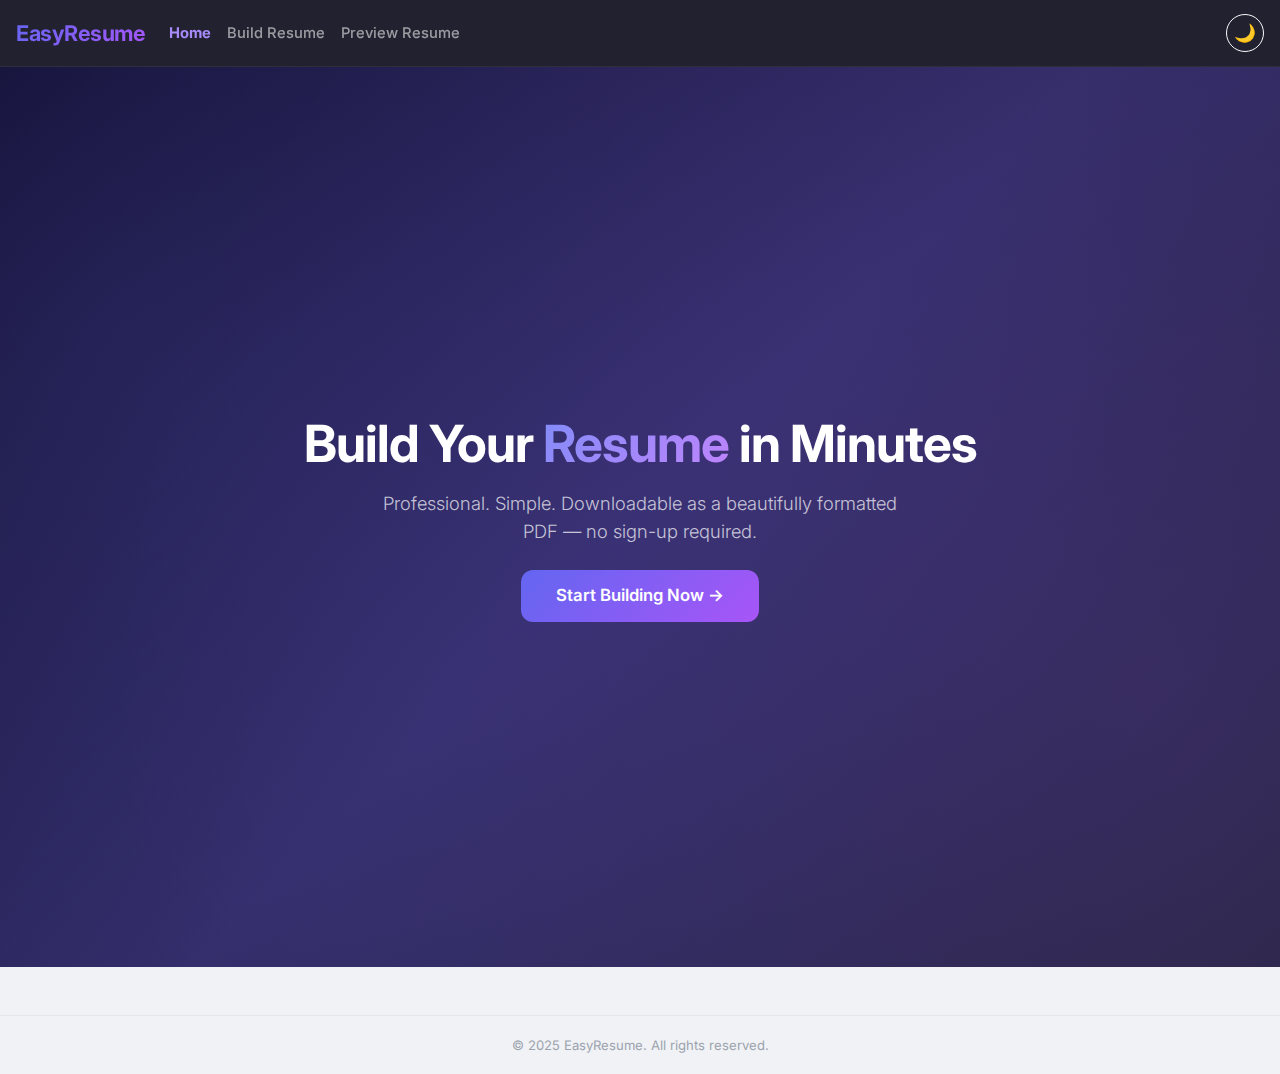
<file: index.html>
<!DOCTYPE html>
<html lang="en">
<head>
  <meta charset="UTF-8">
  <meta name="viewport" content="width=device-width, initial-scale=1.0">
  <title>EasyResume — Build Your Resume in Minutes</title>
  <meta name="description" content="Create a professional resume in minutes and download it as a clean PDF. Free, simple, no sign-up required.">
  <link href="https://cdn.jsdelivr.net/npm/bootstrap@5.3.2/dist/css/bootstrap.min.css" rel="stylesheet">
  <link rel="stylesheet" href="style.css">
</head>

<body>
  <!-- Navbar -->
  <nav class="navbar navbar-expand-lg navbar-dark px-3">
    <a class="navbar-brand" href="index.html">EasyResume</a>
    <button class="navbar-toggler" type="button" data-bs-toggle="collapse" data-bs-target="#navbarNav">
      <span class="navbar-toggler-icon"></span>
    </button>
    <div class="collapse navbar-collapse" id="navbarNav">
      <ul class="navbar-nav me-auto mb-2 mb-lg-0">
        <li class="nav-item"><a class="nav-link active" href="index.html">Home</a></li>
        <li class="nav-item"><a class="nav-link" href="builder.html">Build Resume</a></li>
        <li class="nav-item"><a class="nav-link" href="preview.html">Preview Resume</a></li>
      </ul>
      <button class="btn btn-outline-light" id="themeToggle">🌙</button>
    </div>
  </nav>

  <!-- Hero Section -->
  <section class="hero-section">
    <h1 class="mb-3 fade-in">Build Your <span>Resume</span> in Minutes</h1>
    <p class="mb-4 fade-in" style="animation-delay:0.15s">Professional. Simple. Downloadable as a beautifully formatted PDF — no sign-up required.</p>
    <a href="builder.html" class="btn-hero fade-in" style="animation-delay:0.3s">Start Building Now →</a>
  </section>

  <!-- Footer -->
  <footer>
    <div class="container">
      <p class="mb-0">© 2025 EasyResume. All rights reserved.</p>
    </div>
  </footer>
  
  <script src="https://cdn.jsdelivr.net/npm/bootstrap@5.3.2/dist/js/bootstrap.bundle.min.js"></script>
  <script src="script.js"></script>
</body>
</html>
</file>
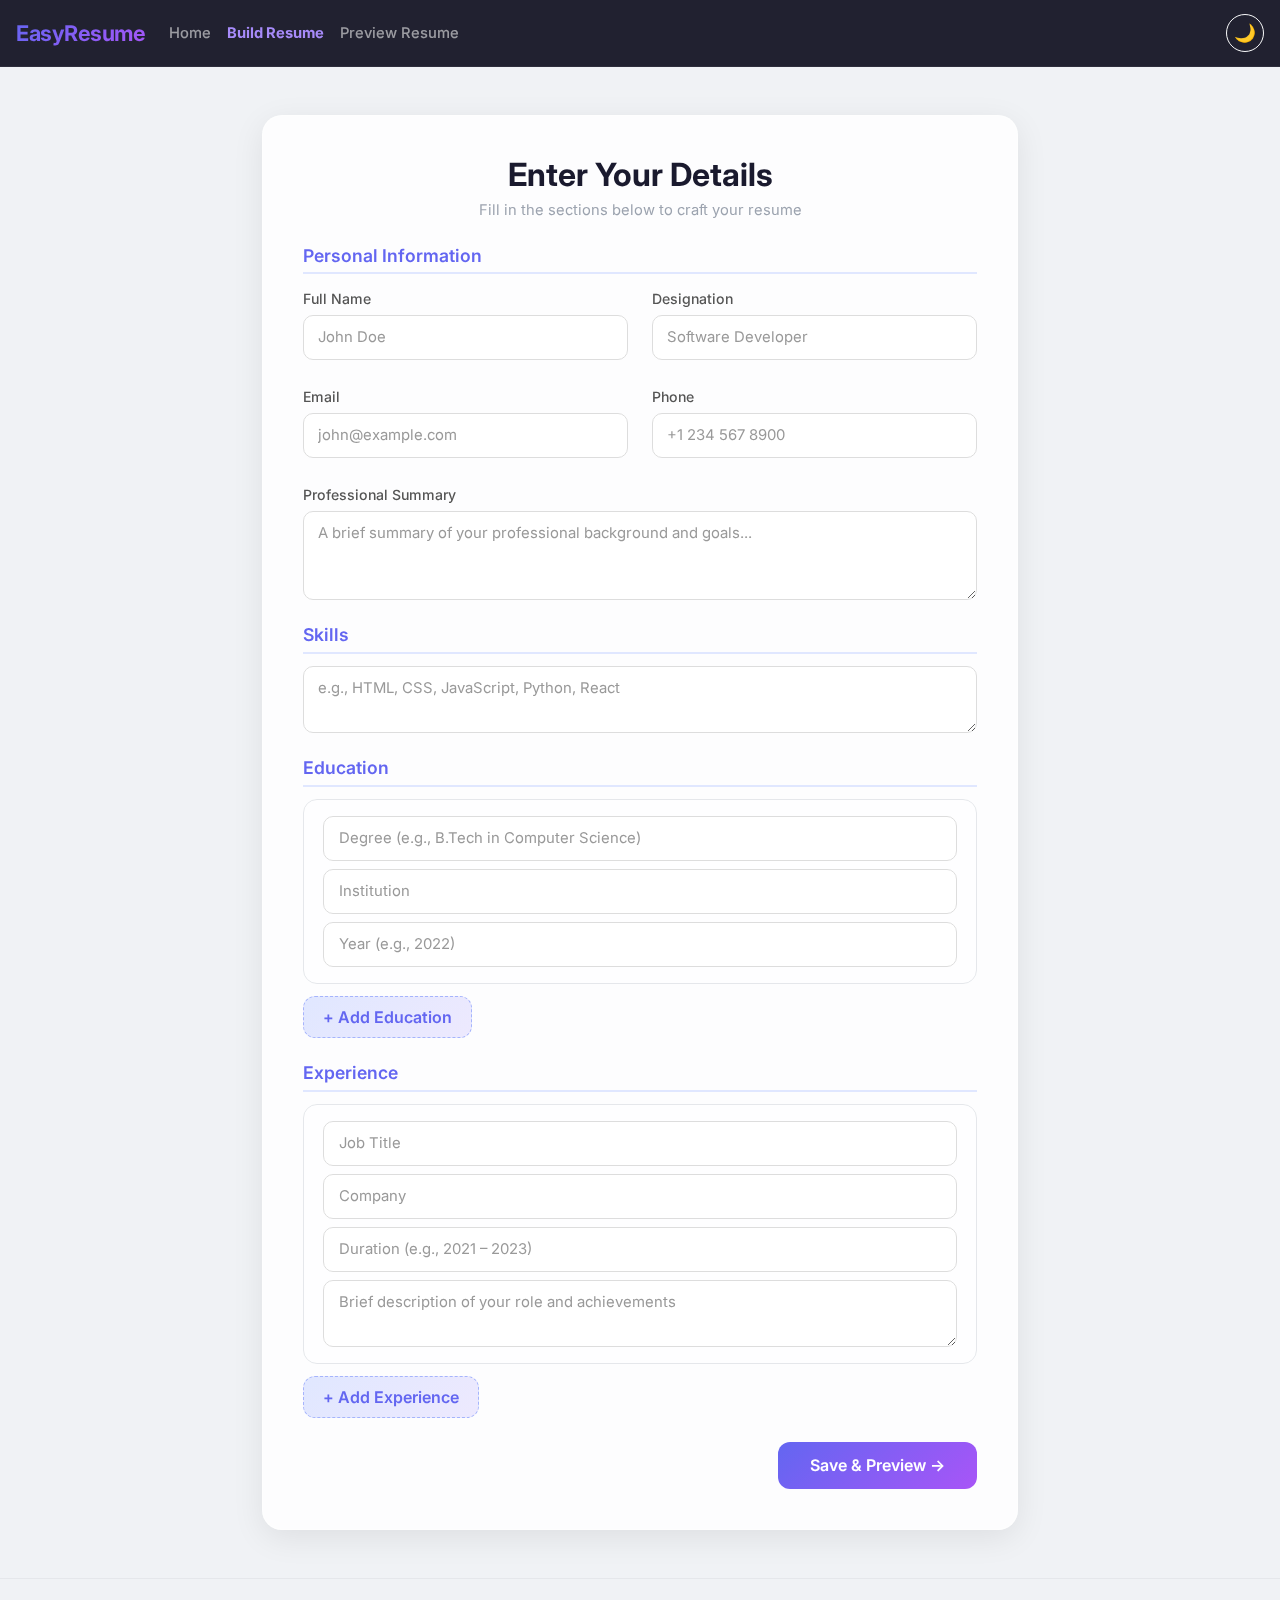
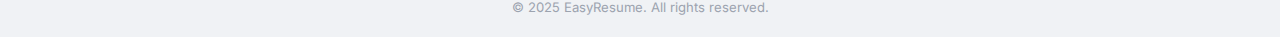
<file: builder.html>
<!DOCTYPE html>
<html lang="en">
<head>
  <meta charset="UTF-8">
  <meta name="viewport" content="width=device-width, initial-scale=1.0">
  <title>Build Resume — EasyResume</title>
  <meta name="description" content="Enter your details to build a professional resume. Add education, experience, skills and more.">
  <link href="https://cdn.jsdelivr.net/npm/bootstrap@5.3.2/dist/css/bootstrap.min.css" rel="stylesheet">
  <link rel="stylesheet" href="style.css">
</head>

<body>
  <!-- Navbar -->
  <nav class="navbar navbar-expand-lg navbar-dark px-3">
    <a class="navbar-brand" href="index.html">EasyResume</a>
    <button class="navbar-toggler" type="button" data-bs-toggle="collapse" data-bs-target="#navbarNav">
      <span class="navbar-toggler-icon"></span>
    </button>
    <div class="collapse navbar-collapse" id="navbarNav">
      <ul class="navbar-nav me-auto mb-2 mb-lg-0">
        <li class="nav-item"><a class="nav-link" href="index.html">Home</a></li>
        <li class="nav-item"><a class="nav-link active" href="builder.html">Build Resume</a></li>
        <li class="nav-item"><a class="nav-link" href="preview.html">Preview Resume</a></li>
      </ul>
      <button class="btn btn-outline-light" id="themeToggle">🌙</button>
    </div>
  </nav>

  <!-- Form -->
  <div class="container my-5 fade-in" style="max-width: 780px;">
    <div class="glass-card">
      <h2 class="text-center mb-1" style="font-weight:700;">Enter Your Details</h2>
      <p class="text-center mb-4" style="color:#9ca3af; font-size:0.92rem;">Fill in the sections below to craft your resume</p>
      
      <form id="resumeForm">
        <!-- Personal Information -->
        <h4 class="section-title">Personal Information</h4>
        <div class="row mb-3">
          <div class="col-md-6 mb-2">
            <label class="form-label">Full Name</label>
            <input type="text" id="fullName" class="form-control" placeholder="John Doe" required>
          </div>
          <div class="col-md-6 mb-2">
            <label class="form-label">Designation</label>
            <input type="text" id="designation" class="form-control" placeholder="Software Developer">
          </div>
        </div>
        <div class="row mb-3">
          <div class="col-md-6 mb-2">
            <label class="form-label">Email</label>
            <input type="email" id="email" class="form-control" placeholder="john@example.com">
          </div>
          <div class="col-md-6 mb-2">
            <label class="form-label">Phone</label>
            <input type="text" id="phone" class="form-control" placeholder="+1 234 567 8900">
          </div>
        </div>
        <div class="mb-4">
          <label class="form-label">Professional Summary</label>
          <textarea id="summary" class="form-control" rows="3" placeholder="A brief summary of your professional background and goals..."></textarea>
        </div>

        <!-- Skills -->
        <h4 class="section-title">Skills</h4>
        <textarea id="skills" class="form-control mb-4" rows="2" placeholder="e.g., HTML, CSS, JavaScript, Python, React"></textarea>

        <!-- Education -->
        <h4 class="section-title">Education</h4>
        <div id="educationSection">
          <div class="entry-block edu-item">
            <input type="text" class="form-control mb-2 edu-degree" placeholder="Degree (e.g., B.Tech in Computer Science)">
            <input type="text" class="form-control mb-2 edu-institute" placeholder="Institution">
            <input type="text" class="form-control edu-year" placeholder="Year (e.g., 2022)">
          </div>
        </div>
        <button type="button" class="btn btn-add mb-4" id="addEducation">+ Add Education</button>

        <!-- Experience -->
        <h4 class="section-title">Experience</h4>
        <div id="experienceSection">
          <div class="entry-block exp-item">
            <input type="text" class="form-control mb-2 exp-title" placeholder="Job Title">
            <input type="text" class="form-control mb-2 exp-company" placeholder="Company">
            <input type="text" class="form-control mb-2 exp-duration" placeholder="Duration (e.g., 2021 – 2023)">
            <textarea class="form-control exp-desc" rows="2" placeholder="Brief description of your role and achievements"></textarea>
          </div>
        </div>
        <button type="button" class="btn btn-add mb-4" id="addExperience">+ Add Experience</button>

        <div class="text-end">
          <button type="button" class="btn btn-save" id="saveResume">Save & Preview →</button>
        </div>
      </form>
    </div>
  </div>

  <!-- Footer -->
  <footer>
    <div class="container">
      <p class="mb-0">© 2025 EasyResume. All rights reserved.</p>
    </div>
  </footer>

  <script src="https://cdn.jsdelivr.net/npm/bootstrap@5.3.2/dist/js/bootstrap.bundle.min.js"></script>
  <script src="script.js"></script>
</body>
</html>
</file>
<file: style.css>
/* ===== Google Fonts ===== */
@import url('https://fonts.googleapis.com/css2?family=Inter:wght@300;400;500;600;700&display=swap');

/* ===== Base ===== */
* { margin: 0; padding: 0; box-sizing: border-box; }

body {
  font-family: 'Inter', sans-serif;
  background: #f0f2f5;
  color: #1a1a2e;
  transition: background 0.4s ease, color 0.4s ease;
}

/* ===== Navbar ===== */
.navbar {
  backdrop-filter: blur(12px);
  background: rgba(15, 15, 30, 0.92) !important;
  border-bottom: 1px solid rgba(255,255,255,0.06);
  padding: 0.75rem 1.5rem;
}
.navbar-brand {
  font-weight: 700;
  font-size: 1.35rem;
  letter-spacing: -0.5px;
  background: linear-gradient(135deg, #6366f1, #a855f7);
  -webkit-background-clip: text;
  -webkit-text-fill-color: transparent;
}
.navbar-dark .navbar-nav .nav-link {
  font-weight: 500;
  font-size: 0.92rem;
  transition: color 0.25s ease;
}
.navbar-dark .navbar-nav .nav-link.active {
  font-weight: 700;
  color: #a78bfa !important;
}
.navbar-dark .navbar-nav .nav-link:hover {
  color: #c4b5fd !important;
}
#themeToggle {
  border-radius: 50%;
  width: 38px;
  height: 38px;
  display: flex;
  align-items: center;
  justify-content: center;
  font-size: 1.1rem;
  transition: transform 0.3s ease, background 0.3s ease;
}
#themeToggle:hover {
  transform: rotate(30deg) scale(1.1);
}

/* ===== Hero Section ===== */
.hero-section {
  min-height: 100vh;
  display: flex;
  flex-direction: column;
  justify-content: center;
  align-items: center;
  text-align: center;
  background: linear-gradient(135deg, #0f0c29, #302b63, #24243e);
  color: #fff;
  padding: 2rem;
  position: relative;
  overflow: hidden;
}
.hero-section::before {
  content: '';
  position: absolute;
  top: -50%;
  left: -50%;
  width: 200%;
  height: 200%;
  background: radial-gradient(circle at 30% 40%, rgba(99,102,241,0.15) 0%, transparent 50%),
              radial-gradient(circle at 70% 60%, rgba(168,85,247,0.12) 0%, transparent 50%);
  animation: heroPulse 8s ease-in-out infinite alternate;
}
@keyframes heroPulse {
  0%   { transform: translate(0, 0) scale(1); }
  100% { transform: translate(2%, -2%) scale(1.05); }
}
.hero-section h1 {
  font-size: 3.2rem;
  font-weight: 700;
  letter-spacing: -1px;
  position: relative;
  z-index: 1;
}
.hero-section h1 span {
  background: linear-gradient(135deg, #818cf8, #c084fc);
  -webkit-background-clip: text;
  -webkit-text-fill-color: transparent;
}
.hero-section p {
  font-size: 1.15rem;
  font-weight: 300;
  color: rgba(255,255,255,0.72);
  max-width: 520px;
  position: relative;
  z-index: 1;
}
.btn-hero {
  background: linear-gradient(135deg, #6366f1, #a855f7);
  border: none;
  padding: 0.85rem 2.2rem;
  font-weight: 600;
  font-size: 1.05rem;
  border-radius: 12px;
  color: #fff;
  transition: transform 0.25s ease, box-shadow 0.25s ease;
  position: relative;
  z-index: 1;
  text-decoration: none;
}
.btn-hero:hover {
  transform: translateY(-3px);
  box-shadow: 0 12px 32px rgba(99,102,241,0.35);
  color: #fff;
}

/* ===== Glassmorphism Card ===== */
.glass-card {
  background: rgba(255,255,255,0.85);
  backdrop-filter: blur(16px);
  border: 1px solid rgba(255,255,255,0.4);
  border-radius: 20px;
  box-shadow: 0 8px 32px rgba(0,0,0,0.08);
  padding: 2.5rem;
  transition: background 0.3s ease, border-color 0.3s ease;
}

/* ===== Form Styling ===== */
.form-control {
  border-radius: 10px;
  border: 1.5px solid #ddd;
  padding: 0.65rem 0.9rem;
  font-size: 0.93rem;
  transition: border-color 0.25s ease, box-shadow 0.25s ease;
}
.form-control:focus {
  border-color: #818cf8;
  box-shadow: 0 0 0 3px rgba(129,140,248,0.15);
}
.form-control::placeholder {
  color: #999;
}
.form-label {
  font-weight: 500;
  font-size: 0.88rem;
  color: #555;
  margin-bottom: 0.35rem;
}
.section-title {
  font-size: 1.1rem;
  font-weight: 600;
  color: #6366f1;
  margin-bottom: 0.75rem;
  padding-bottom: 0.4rem;
  border-bottom: 2px solid #e0e7ff;
}
.entry-block {
  border: 1.5px solid #e5e7eb;
  border-radius: 14px;
  padding: 1rem 1.2rem;
  margin-bottom: 0.75rem;
  position: relative;
  background: rgba(255,255,255,0.5);
  transition: border-color 0.25s ease;
}
.entry-block:hover {
  border-color: #c7d2fe;
}
.btn-remove-entry {
  position: absolute;
  top: 8px;
  right: 10px;
  background: none;
  border: none;
  font-size: 1.2rem;
  color: #ef4444;
  cursor: pointer;
  opacity: 0.6;
  transition: opacity 0.2s ease, transform 0.2s ease;
  line-height: 1;
}
.btn-remove-entry:hover {
  opacity: 1;
  transform: scale(1.2);
}
.btn-add {
  background: linear-gradient(135deg, #e0e7ff, #ede9fe);
  border: 1.5px dashed #a5b4fc;
  color: #6366f1;
  font-weight: 600;
  border-radius: 12px;
  padding: 0.5rem 1.2rem;
  transition: background 0.2s ease, transform 0.2s ease;
}
.btn-add:hover {
  background: linear-gradient(135deg, #c7d2fe, #ddd6fe);
  transform: translateY(-1px);
  color: #4f46e5;
}
.btn-save {
  background: linear-gradient(135deg, #6366f1, #a855f7);
  border: none;
  color: #fff;
  font-weight: 600;
  padding: 0.7rem 2rem;
  border-radius: 12px;
  transition: transform 0.25s ease, box-shadow 0.25s ease;
}
.btn-save:hover {
  transform: translateY(-2px);
  box-shadow: 0 8px 24px rgba(99,102,241,0.3);
  color: #fff;
}

/* ===== Preview Page ===== */
.preview-actions {
  display: flex;
  gap: 0.75rem;
  justify-content: center;
  margin-bottom: 1.5rem;
}
.btn-download {
  background: linear-gradient(135deg, #6366f1, #a855f7);
  border: none;
  color: #fff;
  font-weight: 600;
  padding: 0.65rem 1.8rem;
  border-radius: 12px;
  transition: transform 0.25s ease, box-shadow 0.25s ease;
}
.btn-download:hover {
  transform: translateY(-2px);
  box-shadow: 0 8px 24px rgba(99,102,241,0.3);
  color: #fff;
}
.btn-edit {
  background: transparent;
  border: 2px solid #6366f1;
  color: #6366f1;
  font-weight: 600;
  padding: 0.65rem 1.8rem;
  border-radius: 12px;
  transition: background 0.25s ease, color 0.25s ease, transform 0.25s ease;
}
.btn-edit:hover {
  background: #6366f1;
  color: #fff;
  transform: translateY(-2px);
}

/* ===== Resume Output (PDF target) ===== */
#resumeOutput {
  width: 210mm;
  min-height: 297mm;
  margin: 0 auto;
  background: #fff;
  border-radius: 4px;
  box-shadow: 0 4px 24px rgba(0,0,0,0.1);
  overflow: hidden;
  color: #1a1a2e;
  font-family: 'Inter', sans-serif;
}
.resume-header {
  background: linear-gradient(135deg, #1e1b4b, #312e81);
  color: #fff;
  padding: 2rem 2.5rem 1.6rem;
}
.resume-header h1 {
  font-size: 1.85rem;
  font-weight: 700;
  letter-spacing: -0.5px;
  margin-bottom: 0.2rem;
}
.resume-header .designation {
  font-size: 1rem;
  font-weight: 400;
  color: rgba(255,255,255,0.75);
  margin-bottom: 0.8rem;
}
.resume-contact {
  display: flex;
  gap: 1.5rem;
  flex-wrap: wrap;
  font-size: 0.85rem;
  color: rgba(255,255,255,0.85);
}
.resume-contact span {
  display: flex;
  align-items: center;
  gap: 0.35rem;
}
.resume-body {
  padding: 1.8rem 2.5rem 2rem;
}
.resume-section {
  margin-bottom: 1.4rem;
}
.resume-section-title {
  font-size: 0.82rem;
  font-weight: 700;
  text-transform: uppercase;
  letter-spacing: 1.5px;
  color: #4338ca;
  padding-bottom: 0.4rem;
  border-bottom: 2px solid #e0e7ff;
  margin-bottom: 0.7rem;
}
.resume-summary {
  font-size: 0.88rem;
  line-height: 1.65;
  color: #374151;
}
.resume-skills {
  display: flex;
  flex-wrap: wrap;
  gap: 0.4rem;
}
.skill-tag {
  background: #eef2ff;
  color: #4338ca;
  padding: 0.25rem 0.7rem;
  border-radius: 6px;
  font-size: 0.8rem;
  font-weight: 500;
}
.resume-entry {
  margin-bottom: 0.9rem;
}
.resume-entry-header {
  display: flex;
  justify-content: space-between;
  align-items: baseline;
  margin-bottom: 0.15rem;
}
.resume-entry-header h4 {
  font-size: 0.95rem;
  font-weight: 600;
  color: #1e1b4b;
  margin: 0;
}
.resume-entry-header span {
  font-size: 0.8rem;
  color: #6b7280;
  white-space: nowrap;
}
.resume-entry-sub {
  font-size: 0.85rem;
  color: #6366f1;
  font-weight: 500;
  margin-bottom: 0.2rem;
}
.resume-entry-desc {
  font-size: 0.85rem;
  line-height: 1.55;
  color: #4b5563;
}

/* ===== Footer ===== */
footer {
  text-align: center;
  padding: 1.2rem 0;
  margin-top: 3rem;
  font-size: 0.82rem;
  color: #9ca3af;
  border-top: 1px solid #e5e7eb;
  background: transparent;
}

/* ===== Fade-in animation ===== */
.fade-in {
  animation: fadeInUp 0.6s ease both;
}
@keyframes fadeInUp {
  from { opacity: 0; transform: translateY(20px); }
  to   { opacity: 1; transform: translateY(0); }
}

/* ===== Dark Mode ===== */
body.dark-mode {
  background: #0f0f1a !important;
  color: #e2e8f0 !important;
}
body.dark-mode .glass-card {
  background: rgba(30,30,50,0.8) !important;
  border-color: rgba(255,255,255,0.08) !important;
}
body.dark-mode .form-control {
  background: #1e1e30;
  color: #e2e8f0;
  border-color: #3a3a5c;
}
body.dark-mode .form-control:focus {
  border-color: #818cf8;
  box-shadow: 0 0 0 3px rgba(129,140,248,0.2);
}
body.dark-mode .form-control::placeholder {
  color: #7c7c9a;
}
body.dark-mode .form-label {
  color: #a5a5c2;
}
body.dark-mode .section-title {
  color: #a5b4fc;
  border-bottom-color: #2d2d4a;
}
body.dark-mode .entry-block {
  background: rgba(25,25,45,0.5);
  border-color: #2d2d4a;
}
body.dark-mode .entry-block:hover {
  border-color: #4a4a7a;
}
body.dark-mode .btn-add {
  background: rgba(99,102,241,0.1);
  border-color: #4a4a7a;
  color: #a5b4fc;
}
body.dark-mode .btn-edit {
  border-color: #818cf8;
  color: #a5b4fc;
}
body.dark-mode .btn-edit:hover {
  background: #6366f1;
  color: #fff;
}
body.dark-mode footer {
  color: #6b6b8a;
  border-top-color: #2a2a40;
}
body.dark-mode .btn-outline-light {
  border-color: #555;
}

/* ===== Responsive ===== */
@media (max-width: 768px) {
  .hero-section h1 { font-size: 2.2rem; }
  .hero-section p { font-size: 1rem; }
  #resumeOutput { width: 100%; min-height: auto; }
  .resume-header { padding: 1.5rem; }
  .resume-body { padding: 1.2rem 1.5rem; }
}

/* ===== Print / PDF ===== */
@media print {
  body { background: #fff !important; }
  .navbar, footer, .preview-actions { display: none !important; }
  #resumeOutput { box-shadow: none; margin: 0; }
}
</file>
